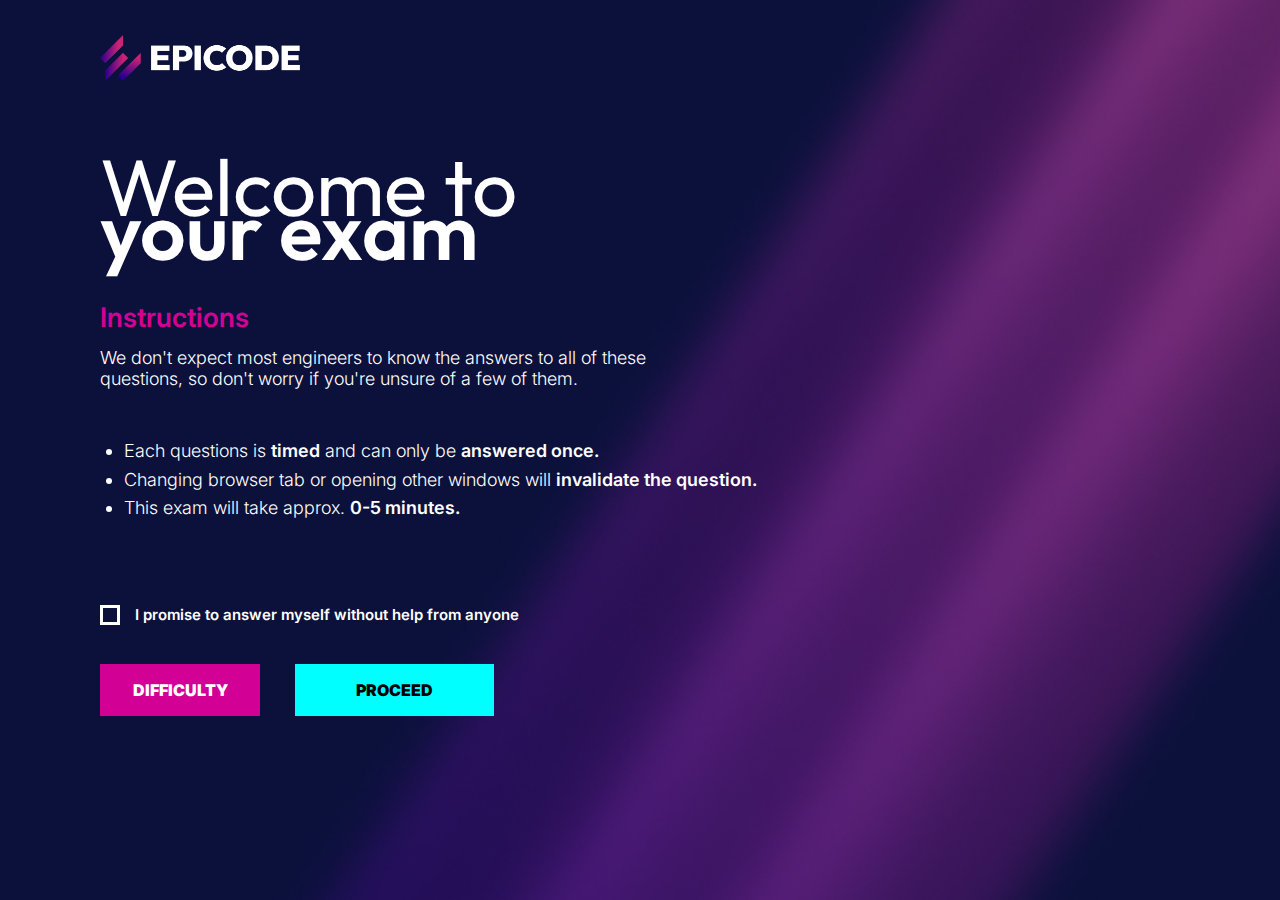
<file: index.html>
<!DOCTYPE html>
<html lang="en">
  <head>
    <meta charset="UTF-8" />
    <meta name="viewport" content="width=device-width, initial-scale=1.0" />

    <title>Document</title>
    <link rel="stylesheet" href="./assets/style.css" />
    <link rel="stylesheet" href="./assets/welcomePage.css" />
    <link
      rel="stylesheet"
      href="https://cdnjs.cloudflare.com/ajax/libs/font-awesome/6.0.0/css/all.min.css"
      integrity="sha512-9usAa10IRO0HhonpyAIVpjrylPvoDwiPUiKdWk5t3PyolY1cOd4DSE0Ga+ri4AuTroPR5aQvXU9xC6qOPnzFeg=="
      crossorigin="anonymous"
      referrerpolicy="no-referrer"
    />
  </head>
  <body>
    <div>
      <img src="./assets/epicode_logo.png" alt="logo Epicode" />
    </div>
    <main>
      <div id="h1-WelcomeTitleConteiner">
        <h1>Welcome to <br /><span class="bold">your exam</span></h1>
      </div>
      <div>
        <h2 class="light-violet bold">Instructions</h2>
        <p>
          We don't expect most engineers to know the answers to all of these <br />
          questions, so don't worry if you're unsure of a few of them.
        </p>
      </div>
      <div>
        <ul class="instruction-list">
          <li>Each questions is <span class="bold">timed</span> and can only be <span class="bold">answered once.</span></li>
          <li>Changing browser tab or opening other windows will <span class="bold">invalidate the question.</span></li>
          <li>This exam will take approx. <span class="bold">0-5 minutes.</span></li>
        </ul>
      </div>
      <div class="checkBox-btn-conteiner">
        <label class="container bold"
          >I promise to answer myself without help from anyone
          <input type="checkbox" id="checkboxId" />
          <span class="checkmark"></span>
        </label>
        <div id="buttons">
          <button id="difficultyBtn" class="violet-bg welcome-btn bold">Difficulty</button>
          <button id="proceedBtn" class="light-blue welcome-btn bold">proceed</button>
        </div>
      </div>
      <div class="pupup-container">
        <div id="popup-style">
          <div id="icon-container">
            <i class="fas fa-times"></i>
          </div>
          <div>
            <p class="subtitle">Pick a difficulty level for the questions:</p>
          </div>
          <button id="beginner" class="violet-bg welcome-btn illuminated-violet">Beginner</button>
          <button id="intermediate" class="violet-bg welcome-btn">Intermediate</button>
          <button id="advanced" class="violet-bg welcome-btn">Advanced</button>
          <div id="confirm-container">
            <button id="confirm" class="light-blue welcome-btn bold">Confirm</button>
          </div>
        </div>
      </div>
    </main>
    <script src="./JavaScript/js-welcome-page.js"></script>
  </body>
</html>
</file>
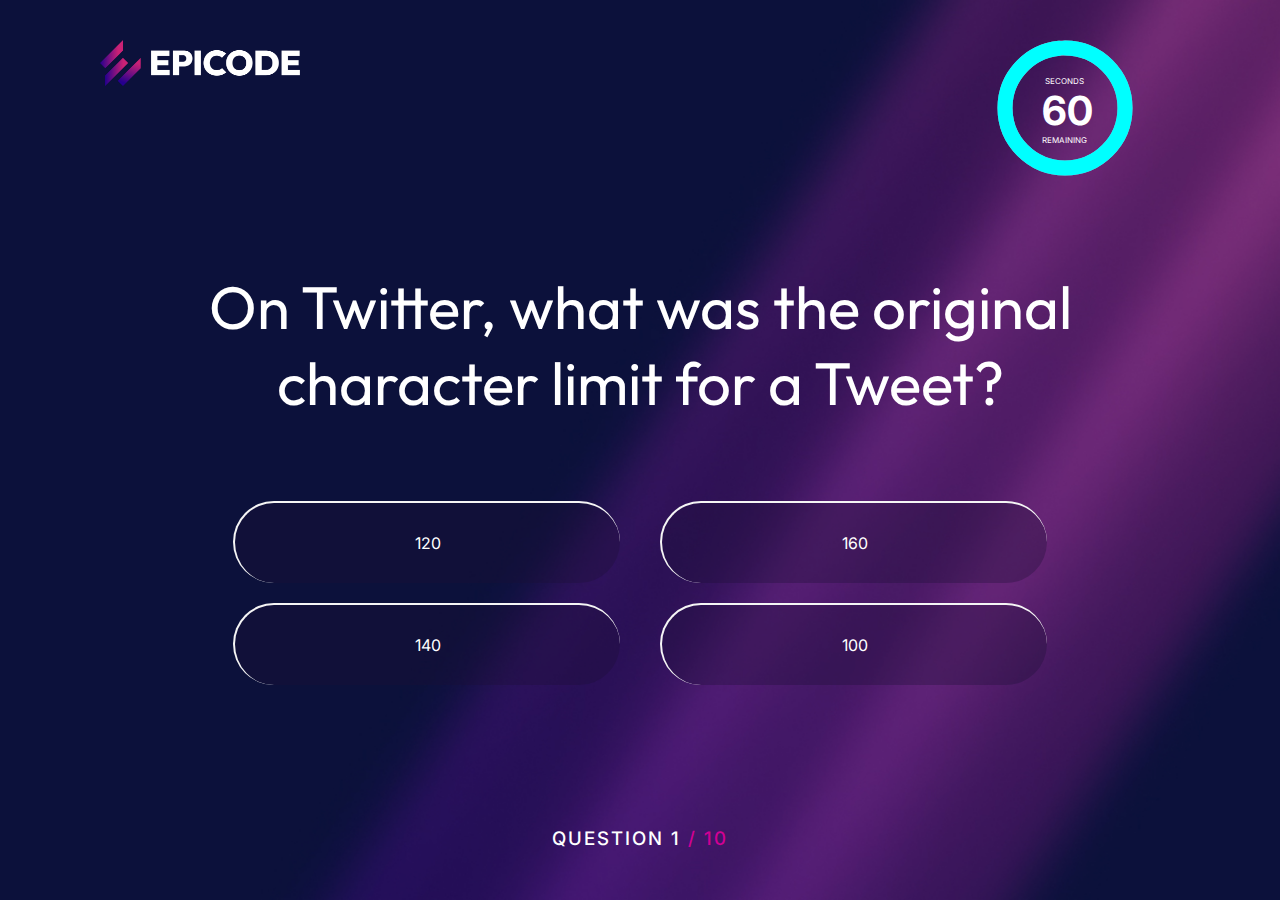
<file: benchmark.html>
<!DOCTYPE html>
<html lang="en">
    <head>
        <meta charset="UTF-8" />
        <meta name="viewport" content="width=device-width, initial-scale=1.0" />
        <title>Document</title>
        <link rel="stylesheet" href="./assets/style.css" />
        <link rel="stylesheet" href="./assets/benchmark.css" />
    </head>
    <body>
        <header>
            <div>
                <img src="./assets/epicode_logo.png" alt="logo Epicode" />
            </div>
            <div class="timer">
                <div class="svg-container">
                    <svg class="circle-svg" width="200" height="200">
                        <circle class="bg-circle" cx="70" cy="70" r="60"></circle>
                        <circle class="progress-circle" cx="70" cy="70" r="60"></circle>
                    </svg>
                    <div class="time">
                        <p>SECONDS</p>
                        <span id="seconds">0</span>
                        <p>REMAINING</p>
                    </div>
                </div>
            </div>
        </header>
        <main>
            <div>
                <h1 id="question"><br /><span></span></h1>
            </div>
            <section>
                <div></div>
            </section>
        </main>
        <div class="footerContainer">
            <h3 id="footer"></h3>
        </div>
        <script src="./JavaScript/benchmark.js"></script>
    </body>
</html>
</file>
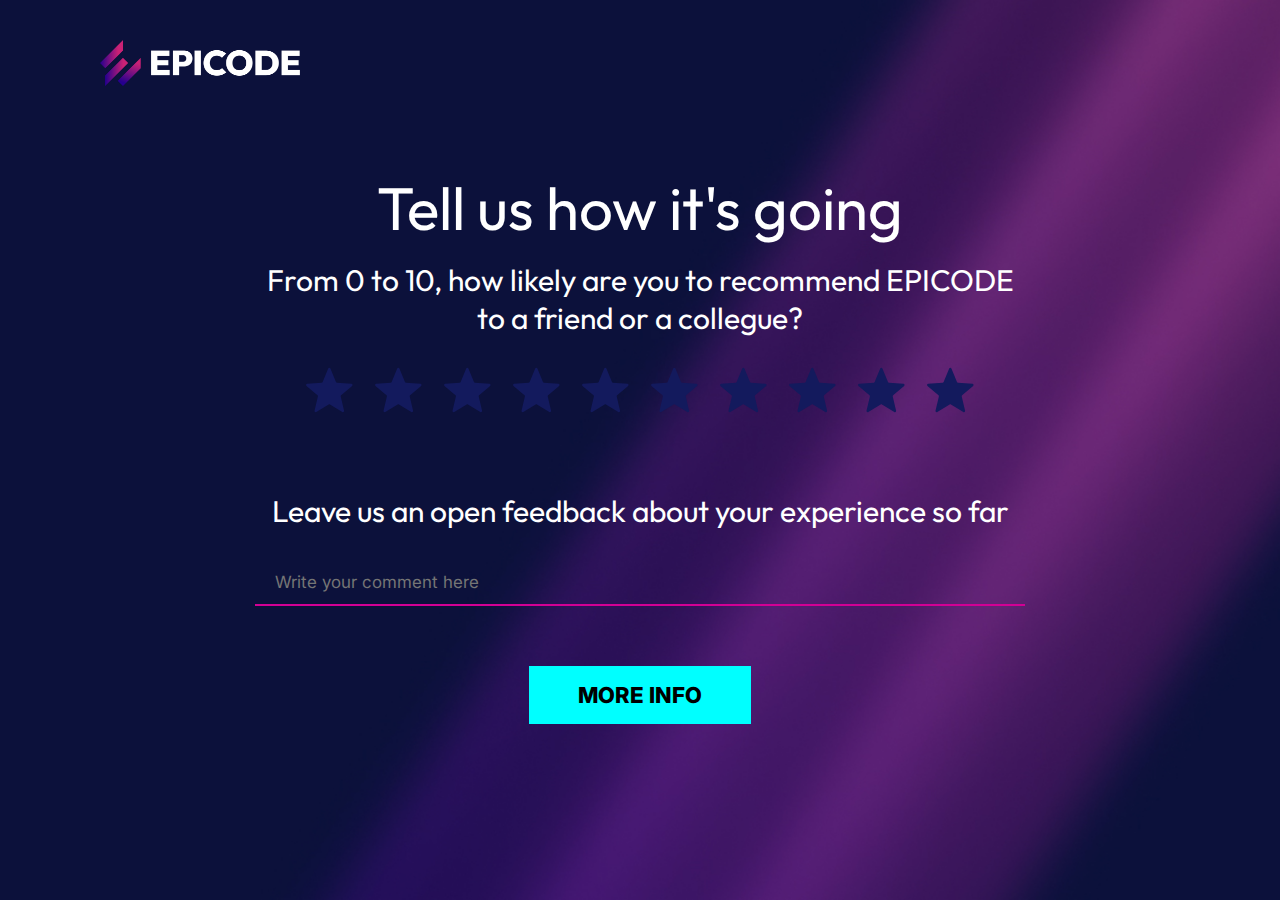
<file: feedback.html>
<!DOCTYPE html>
<html lang="en">
  <head>
    <meta charset="UTF-8" />
    <meta name="viewport" content="width=device-width, initial-scale=1.0" />
    <title>Document</title>
    <link rel="stylesheet" href="./assets/style.css" />
    <link rel="stylesheet" href="./assets/feedback.css" />
  </head>
  <body>
    <div>
      <img src="./assets/epicode_logo.png" alt="logo Epicode" />
    </div>
    <main>
      <h1>Tell us how it's going</h1>
      <div>
        <p>From 0 to 10, how likely are you to recommend EPICODE to a friend or a collegue?</p>
      </div>
      <div>
        <svg class="star" width="47" height="46" viewBox="0 0 47 46" fill="none" xmlns="http://www.w3.org/2000/svg">
          <path
            d="M22.2044 1.55551C22.6143 0.569963 24.0104 0.569964 24.4203 1.55552L29.9874 14.9402C30.1602 15.3557 30.5509 15.6396 30.9994 15.6756L45.4494 16.834C46.5134 16.9193 46.9448 18.2471 46.1341 18.9415L35.1248 28.3722C34.7831 28.6649 34.6338 29.1242 34.7382 29.5619L38.1018 43.6626C38.3494 44.7009 37.2199 45.5215 36.309 44.9651L23.9379 37.4089C23.5538 37.1743 23.0709 37.1743 22.6868 37.4089L10.3157 44.9651C9.40478 45.5215 8.27528 44.7009 8.52295 43.6626L11.8865 29.5619C11.9909 29.1242 11.8416 28.6649 11.4999 28.3722L0.490575 18.9415C-0.320069 18.2471 0.111362 16.9193 1.17535 16.834L15.6253 15.6756C16.0738 15.6396 16.4645 15.3557 16.6374 14.9402L22.2044 1.55551Z"
          />
        </svg>
        <svg class="star" width="47" height="46" viewBox="0 0 47 46" fill="none" xmlns="http://www.w3.org/2000/svg">
          <path
            d="M22.2044 1.55551C22.6143 0.569963 24.0104 0.569964 24.4203 1.55552L29.9874 14.9402C30.1602 15.3557 30.5509 15.6396 30.9994 15.6756L45.4494 16.834C46.5134 16.9193 46.9448 18.2471 46.1341 18.9415L35.1248 28.3722C34.7831 28.6649 34.6338 29.1242 34.7382 29.5619L38.1018 43.6626C38.3494 44.7009 37.2199 45.5215 36.309 44.9651L23.9379 37.4089C23.5538 37.1743 23.0709 37.1743 22.6868 37.4089L10.3157 44.9651C9.40478 45.5215 8.27528 44.7009 8.52295 43.6626L11.8865 29.5619C11.9909 29.1242 11.8416 28.6649 11.4999 28.3722L0.490575 18.9415C-0.320069 18.2471 0.111362 16.9193 1.17535 16.834L15.6253 15.6756C16.0738 15.6396 16.4645 15.3557 16.6374 14.9402L22.2044 1.55551Z"
          />
        </svg>
        <svg class="star" width="47" height="46" viewBox="0 0 47 46" fill="none" xmlns="http://www.w3.org/2000/svg">
          <path
            d="M22.2044 1.55551C22.6143 0.569963 24.0104 0.569964 24.4203 1.55552L29.9874 14.9402C30.1602 15.3557 30.5509 15.6396 30.9994 15.6756L45.4494 16.834C46.5134 16.9193 46.9448 18.2471 46.1341 18.9415L35.1248 28.3722C34.7831 28.6649 34.6338 29.1242 34.7382 29.5619L38.1018 43.6626C38.3494 44.7009 37.2199 45.5215 36.309 44.9651L23.9379 37.4089C23.5538 37.1743 23.0709 37.1743 22.6868 37.4089L10.3157 44.9651C9.40478 45.5215 8.27528 44.7009 8.52295 43.6626L11.8865 29.5619C11.9909 29.1242 11.8416 28.6649 11.4999 28.3722L0.490575 18.9415C-0.320069 18.2471 0.111362 16.9193 1.17535 16.834L15.6253 15.6756C16.0738 15.6396 16.4645 15.3557 16.6374 14.9402L22.2044 1.55551Z"
          />
        </svg>
        <svg class="star" width="47" height="46" viewBox="0 0 47 46" fill="none" xmlns="http://www.w3.org/2000/svg">
          <path
            d="M22.2044 1.55551C22.6143 0.569963 24.0104 0.569964 24.4203 1.55552L29.9874 14.9402C30.1602 15.3557 30.5509 15.6396 30.9994 15.6756L45.4494 16.834C46.5134 16.9193 46.9448 18.2471 46.1341 18.9415L35.1248 28.3722C34.7831 28.6649 34.6338 29.1242 34.7382 29.5619L38.1018 43.6626C38.3494 44.7009 37.2199 45.5215 36.309 44.9651L23.9379 37.4089C23.5538 37.1743 23.0709 37.1743 22.6868 37.4089L10.3157 44.9651C9.40478 45.5215 8.27528 44.7009 8.52295 43.6626L11.8865 29.5619C11.9909 29.1242 11.8416 28.6649 11.4999 28.3722L0.490575 18.9415C-0.320069 18.2471 0.111362 16.9193 1.17535 16.834L15.6253 15.6756C16.0738 15.6396 16.4645 15.3557 16.6374 14.9402L22.2044 1.55551Z"
          />
        </svg>
        <svg class="star" width="47" height="46" viewBox="0 0 47 46" fill="none" xmlns="http://www.w3.org/2000/svg">
          <path
            d="M22.2044 1.55551C22.6143 0.569963 24.0104 0.569964 24.4203 1.55552L29.9874 14.9402C30.1602 15.3557 30.5509 15.6396 30.9994 15.6756L45.4494 16.834C46.5134 16.9193 46.9448 18.2471 46.1341 18.9415L35.1248 28.3722C34.7831 28.6649 34.6338 29.1242 34.7382 29.5619L38.1018 43.6626C38.3494 44.7009 37.2199 45.5215 36.309 44.9651L23.9379 37.4089C23.5538 37.1743 23.0709 37.1743 22.6868 37.4089L10.3157 44.9651C9.40478 45.5215 8.27528 44.7009 8.52295 43.6626L11.8865 29.5619C11.9909 29.1242 11.8416 28.6649 11.4999 28.3722L0.490575 18.9415C-0.320069 18.2471 0.111362 16.9193 1.17535 16.834L15.6253 15.6756C16.0738 15.6396 16.4645 15.3557 16.6374 14.9402L22.2044 1.55551Z"
          />
        </svg>
        <svg class="star" width="47" height="46" viewBox="0 0 47 46" fill="none" xmlns="http://www.w3.org/2000/svg">
          <path
            d="M22.2044 1.55551C22.6143 0.569963 24.0104 0.569964 24.4203 1.55552L29.9874 14.9402C30.1602 15.3557 30.5509 15.6396 30.9994 15.6756L45.4494 16.834C46.5134 16.9193 46.9448 18.2471 46.1341 18.9415L35.1248 28.3722C34.7831 28.6649 34.6338 29.1242 34.7382 29.5619L38.1018 43.6626C38.3494 44.7009 37.2199 45.5215 36.309 44.9651L23.9379 37.4089C23.5538 37.1743 23.0709 37.1743 22.6868 37.4089L10.3157 44.9651C9.40478 45.5215 8.27528 44.7009 8.52295 43.6626L11.8865 29.5619C11.9909 29.1242 11.8416 28.6649 11.4999 28.3722L0.490575 18.9415C-0.320069 18.2471 0.111362 16.9193 1.17535 16.834L15.6253 15.6756C16.0738 15.6396 16.4645 15.3557 16.6374 14.9402L22.2044 1.55551Z"
          />
        </svg>
        <svg class="star" width="47" height="46" viewBox="0 0 47 46" fill="none" xmlns="http://www.w3.org/2000/svg">
          <path
            d="M22.2044 1.55551C22.6143 0.569963 24.0104 0.569964 24.4203 1.55552L29.9874 14.9402C30.1602 15.3557 30.5509 15.6396 30.9994 15.6756L45.4494 16.834C46.5134 16.9193 46.9448 18.2471 46.1341 18.9415L35.1248 28.3722C34.7831 28.6649 34.6338 29.1242 34.7382 29.5619L38.1018 43.6626C38.3494 44.7009 37.2199 45.5215 36.309 44.9651L23.9379 37.4089C23.5538 37.1743 23.0709 37.1743 22.6868 37.4089L10.3157 44.9651C9.40478 45.5215 8.27528 44.7009 8.52295 43.6626L11.8865 29.5619C11.9909 29.1242 11.8416 28.6649 11.4999 28.3722L0.490575 18.9415C-0.320069 18.2471 0.111362 16.9193 1.17535 16.834L15.6253 15.6756C16.0738 15.6396 16.4645 15.3557 16.6374 14.9402L22.2044 1.55551Z"
          />
        </svg>
        <svg class="star" width="47" height="46" viewBox="0 0 47 46" fill="none" xmlns="http://www.w3.org/2000/svg">
          <path
            d="M22.2044 1.55551C22.6143 0.569963 24.0104 0.569964 24.4203 1.55552L29.9874 14.9402C30.1602 15.3557 30.5509 15.6396 30.9994 15.6756L45.4494 16.834C46.5134 16.9193 46.9448 18.2471 46.1341 18.9415L35.1248 28.3722C34.7831 28.6649 34.6338 29.1242 34.7382 29.5619L38.1018 43.6626C38.3494 44.7009 37.2199 45.5215 36.309 44.9651L23.9379 37.4089C23.5538 37.1743 23.0709 37.1743 22.6868 37.4089L10.3157 44.9651C9.40478 45.5215 8.27528 44.7009 8.52295 43.6626L11.8865 29.5619C11.9909 29.1242 11.8416 28.6649 11.4999 28.3722L0.490575 18.9415C-0.320069 18.2471 0.111362 16.9193 1.17535 16.834L15.6253 15.6756C16.0738 15.6396 16.4645 15.3557 16.6374 14.9402L22.2044 1.55551Z"
          />
        </svg>
        <svg class="star" width="47" height="46" viewBox="0 0 47 46" fill="none" xmlns="http://www.w3.org/2000/svg">
          <path
            d="M22.2044 1.55551C22.6143 0.569963 24.0104 0.569964 24.4203 1.55552L29.9874 14.9402C30.1602 15.3557 30.5509 15.6396 30.9994 15.6756L45.4494 16.834C46.5134 16.9193 46.9448 18.2471 46.1341 18.9415L35.1248 28.3722C34.7831 28.6649 34.6338 29.1242 34.7382 29.5619L38.1018 43.6626C38.3494 44.7009 37.2199 45.5215 36.309 44.9651L23.9379 37.4089C23.5538 37.1743 23.0709 37.1743 22.6868 37.4089L10.3157 44.9651C9.40478 45.5215 8.27528 44.7009 8.52295 43.6626L11.8865 29.5619C11.9909 29.1242 11.8416 28.6649 11.4999 28.3722L0.490575 18.9415C-0.320069 18.2471 0.111362 16.9193 1.17535 16.834L15.6253 15.6756C16.0738 15.6396 16.4645 15.3557 16.6374 14.9402L22.2044 1.55551Z"
          />
        </svg>
        <svg class="star" width="47" height="46" viewBox="0 0 47 46" fill="none" xmlns="http://www.w3.org/2000/svg">
          <path
            d="M22.2044 1.55551C22.6143 0.569963 24.0104 0.569964 24.4203 1.55552L29.9874 14.9402C30.1602 15.3557 30.5509 15.6396 30.9994 15.6756L45.4494 16.834C46.5134 16.9193 46.9448 18.2471 46.1341 18.9415L35.1248 28.3722C34.7831 28.6649 34.6338 29.1242 34.7382 29.5619L38.1018 43.6626C38.3494 44.7009 37.2199 45.5215 36.309 44.9651L23.9379 37.4089C23.5538 37.1743 23.0709 37.1743 22.6868 37.4089L10.3157 44.9651C9.40478 45.5215 8.27528 44.7009 8.52295 43.6626L11.8865 29.5619C11.9909 29.1242 11.8416 28.6649 11.4999 28.3722L0.490575 18.9415C-0.320069 18.2471 0.111362 16.9193 1.17535 16.834L15.6253 15.6756C16.0738 15.6396 16.4645 15.3557 16.6374 14.9402L22.2044 1.55551Z"
          />
        </svg>
      </div>
      <p class="leave_feedback">Leave us an open feedback about your experience so far</p>
      <div>
        <form>
        <div>
          <input type="text" placeholder="Write your comment here" id="comment" required/>
        </div>
        <button type="button" id="info">more info</button>
      </div>
    </form>
    </main>
    <script src="./JavaScript/feedback.js"></script>
  </body>
</html>
</file>
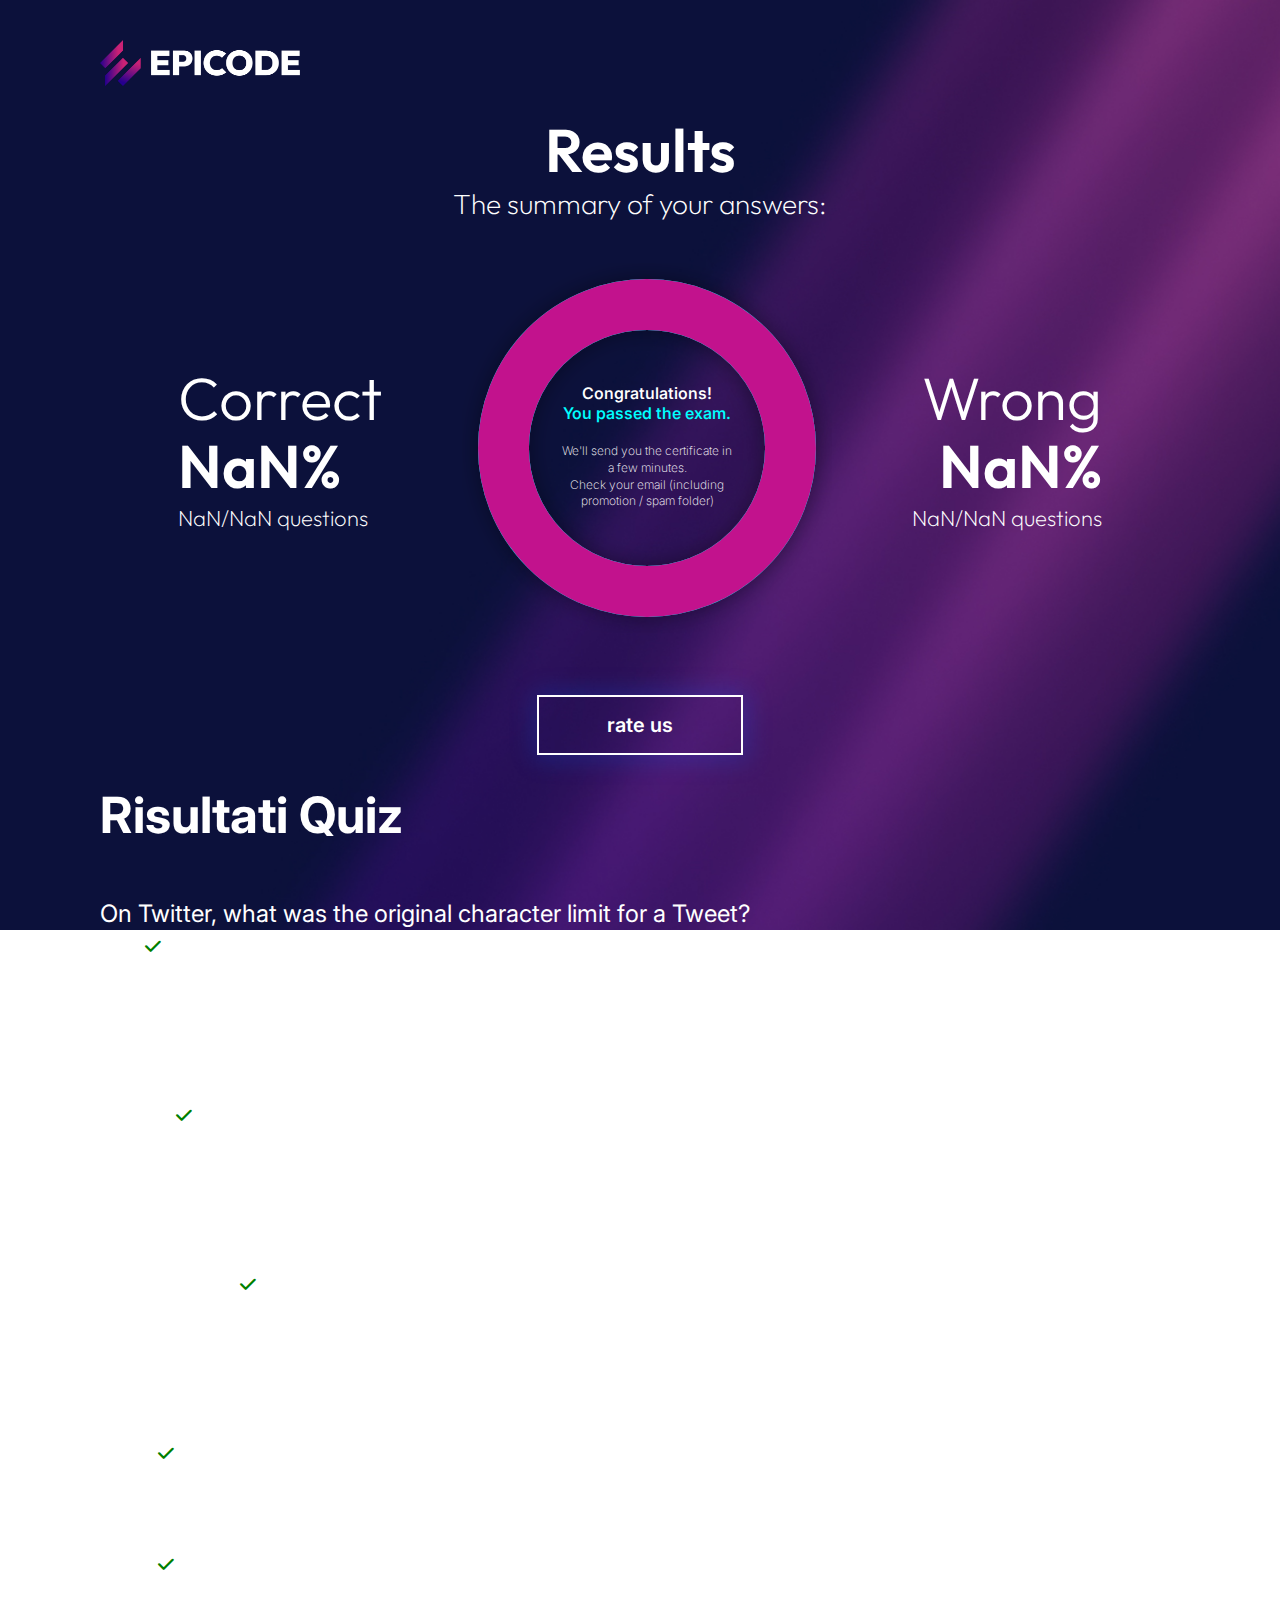
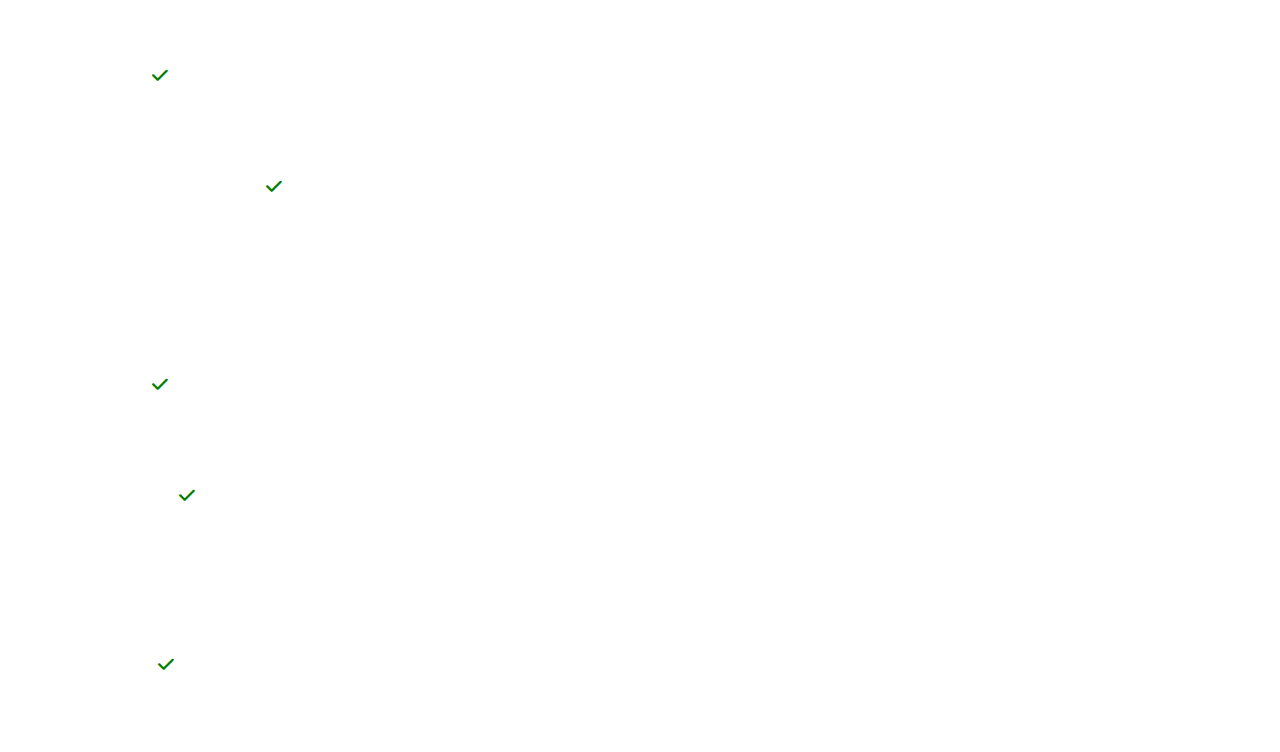
<file: resultPage.html>
<!DOCTYPE html>
<html lang="it">
  <head>
    <meta charset="UTF-8" />
    <meta name="viewport" content="width=device-width, initial-scale=1.0" />
    <title>ResultPage</title>
    <link rel="stylesheet" href="./assets/style.css" />
    <link rel="stylesheet" href="./assets/style_resultPage.css" />
    <link
      rel="stylesheet"
      href="https://cdnjs.cloudflare.com/ajax/libs/font-awesome/6.0.0/css/all.min.css"
      integrity="sha512-9usAa10IRO0HhonpyAIVpjrylPvoDwiPUiKdWk5t3PyolY1cOd4DSE0Ga+ri4AuTroPR5aQvXU9xC6qOPnzFeg=="
      crossorigin="anonymous"
      referrerpolicy="no-referrer"
    />
  </head>
  <body>
    <div>
      <img src="./assets/epicode_logo.png" alt="logo Epicode" />
    </div>
    <main>
      <h1 class="h1_results">Results</h1>
      <h3 class="h3_results">The summary of your answers:</h3>
      <div class="container_results">
        <div class="correct">
          <p class="WrongCorrect">Correct</p>
          <p class="perc"></p>
          <p class="questions">questions</p>
        </div>
        <div class="results">
          <div class="text">
            <h5 id="congratsSorry">Congratulations!</h5>
            <h5 class="test_cyan" id="pass">You passed the exam.</h5>
            <p>We'll send you the certificate in a few minutes. <br />Check your email (including promotion / spam folder)</p>
          </div>
          <svg width="370" height="370" viewBox="5 5 40 40" style="position: relative">
            <!-- <svg>: Questo è l'elemento contenitore per le grafiche SVG.
                        width="370" e height="370": Imposta la larghezza e l'altezza dell'area di visualizzazione dell'SVG.
                        viewBox="5 5 40 40": Definisce l'area dell'SVG che deve essere visualizzata. 
                        Il viewBox è definito con quattro valori: min-x, min-y, width, e height.
                        Qui, viewBox indica che l'area visibile va da (5, 5) e ha una larghezza e altezza di 40 unità. -->

            <defs>
              <filter id="shadow" x="-20%" y="-20%" width="200%" height="200%">
                <feDropShadow dx="0" dy="0" stdDeviation="1.2" flood-color="black" flood-opacity="0.4" />
              </filter>
            </defs>

            <circle cx="25" cy="25" r="15.515" fill="none" stroke="#00FFFF" stroke-width="5.5" filter="url(#shadow)" />
            <!-- <circle>: Questo elemento disegna un cerchio.
                        cx="25" e cy="25": Definiscono il centro del cerchio, rispettivamente lungo l'asse x e l'asse y.
                        r="15.515": Specifica il raggio del cerchio.
                        fill="none": Indica che il cerchio non ha riempimento; è trasparente all'interno.
                        stroke="#C2128D": Imposta il colore del contorno del cerchio. 
                        stroke-width="5.5": Definisce lo spessore del contorno del cerchio.
                        stroke-dasharray="66.7, 33.3": Definisce le percentuali
                        stroke-dashoffset="26.5": Sposta il punto di inizio del segmento di cerchio rosa lungo il contorno. 
                         -->
            <circle id="dash" cx="25" cy="25" r="15.515" fill="none" stroke="#C2128D" stroke-width="5.5" stroke-dasharray="" stroke-dashoffset="26.5" />
          </svg>
        </div>
        <div class="wrong">
          <p class="WrongCorrect">Wrong</p>
          <p class="perc"></p>
          <p class="questions">questions</p>
        </div>
      </div>
      <div class="button_conteiner">
        <button class="button_style">rate us</button>
      </div>

      <div>
        <div>
          <h2>Risultati Quiz</h2>
        </div>
        <div id="answers-feedback"></div>
      </div>
    </main>
    <script src="./JavaScript/script_resultPage.js"></script>
  </body>
</html>
</file>
<file: assets/style.css>
@import url("https://fonts.googleapis.com/css2?family=Outfit:wght@100..900&display=swap");
@import url("https://fonts.googleapis.com/css2?family=Inter:ital,opsz,wght@0,14..32,100..900;1,14..32,100..900&family=Outfit:wght@100..900&display=swap");
* {
  margin: 0;
  padding: 0;
  box-sizing: border-box;
}

body {
  background-image: url(./bg.jpg);
  background-repeat: no-repeat;
  background-size: cover;
  background-position: center;
  background-attachment: fixed;
  padding: 40px 100px;
  color: white;
  font-family: "Inter", sans-serif;
  font-size: 16px;
}

h1 {
  font-family: "Outfit", sans-serif;
  font-size: 60px;
  font-weight: 400;
}

body div img {
  width: 200px;
}

.violet {
  color: #900080;
}

.light-violet {
  color: #d20094;
}

.light-blue {
  background-color: #00ffff;
}

button {
  font-family: inherit;
  border: 1px solid transparent;
}
</file>
<file: assets/welcomePage.css>
h1 span {
  font-weight: 700;
}
#h1-WelcomeTitle {
  margin-top: 5rem;
}

body {
  font-size: 18px;
  padding: 35px 100px;
  font-weight: 300;
}
h1 {
  font-size: 80px;
}

#h1-WelcomeTitleConteiner {
  margin-top: 5rem;
  margin-bottom: 3rem;
}

.bold {
  font-weight: 600;
}

div h1 {
  line-height: 44px;
}
div h2 {
  margin-bottom: 0.8rem;
}
div p {
  margin-bottom: 3rem;
}

.instruction-list {
  margin-left: 1.5rem;
  margin-bottom: 2rem;
  line-height: 1.8rem;
}

.container {
  position: relative;
  padding-left: 35px;
  margin-bottom: 12px;
  cursor: pointer;
  -webkit-user-select: none;
  user-select: none;
  font-size: 15px;
}

.container input {
  position: absolute;
  opacity: 0;
  cursor: pointer;
  height: 0;
  width: 0;
}

.checkmark {
  position: absolute;
  top: 0;
  left: 0;
  height: 20px;
  width: 20px;
  background-color: transparent;
  border: solid;
}

.container:hover input ~ .checkmark {
  background-color: #00ffff;
}

.container input:checked ~ .checkmark {
  background-color: transparent;
}

.checkmark:after {
  content: " ";
  position: absolute;
  display: none;
}

.container input:checked ~ .checkmark:after {
  display: block;
}

.container .checkmark:after {
  left: 5px;
  top: 0px;
  width: 4px;
  height: 10px;
  border: solid white;
  border-width: 0 3px 3px 0;
  -webkit-transform: rotate(45deg);
  -ms-transform: rotate(45deg);
  transform: rotate(45deg);
}
.checkBox-btn-conteiner {
  margin-top: 5rem;
}
.welcome-btn {
  margin-left: 30px;
  cursor: pointer;
  padding-inline: 60px;
  padding-block: 15px;
  font-size: 16px;
  font-weight: 900;
  text-transform: uppercase;
}

.illuminated {
  transform: scale(1.05);
  box-shadow: 0 0 10px rgba(0, 255, 255, 0.8), 0 0 20px rgba(0, 255, 255, 0.6), 0 0 30px rgba(0, 255, 255, 0.4);
}

button:active {
  transform: scale(0.95);
  box-shadow: 0 0 15px rgba(0, 255, 255, 0.5), 0 0 30px rgba(0, 255, 255, 0.3), 0 0 45px rgba(0, 255, 255, 0.2);
}

.violet-bg {
  background-color: #d20094;
  padding-inline: 0px;
  margin-left: 0;
  color: white;
  width: 160px;
}

.illuminated-violet {
  background-color: #eb3eb7;
  box-shadow: 0 0 10px rgb(210, 0, 148, 0.8), 0 0 20px rgb(210, 0, 148, 0.6), 0 0 30px rgba(0, 255, 255, 0.4);
}

#buttons {
  margin-top: 40px;
}

#popup-style {
  background-color: hsla(0, 0%, 100%, 0.2);
  -webkit-backdrop-filter: blur(5px);
  backdrop-filter: blur(5px);
  width: 545px;
  margin: 0 auto;
  height: 280px;
  padding: 24px;
  transform: translate(0%, 60%);
  border-radius: 10px;
  text-align: center;
}

.pupup-container {
  width: 100vw;
  height: 100vh;
  background-color: rgba(0, 0, 0, 0.425);
  position: absolute;
  top: 0;
  left: 0;
  display: none;
}

.fa-times {
  color: #d20094;
}

#icon-container {
  text-align: right;
  margin-bottom: 20px;
}

#confirm-container {
  text-align: center;
  margin-top: 20px;
}

#confirm {
  margin-left: 0;
}

.subtitle {
  margin-bottom: 26px;
  font-weight: 600;
}
</file>
<file: assets/benchmark.css>
body {
  height: 100vh;
  position: relative;
}
main {
  text-align: center;
}

header > div:nth-child(1) {
  display: inline-block;
}

header > div + div {
  text-align: right;
}

main > div:nth-child(1) {
  padding-top: 80px;
  padding-bottom: 50px;
}

h1 span {
  font-weight: 700;
}

section {
  padding-top: 10px;
}

section > div {
  padding-inline: 20px;
  padding-block: 10px;
  width: 900px;
  margin: 0 auto;
}

button {
  margin-inline: 20px;
  margin-block: 10px;
  font-size: inherit;
  font-family: inherit;
  background-color: #1d0f3552;
  color: white;
  border-top: 2px outset whitesmoke;
  border-left: 2px outset whitesmoke;
  border-right: 0px transparent;
  border-bottom: 0px transparent;
  border-radius: 50px;
  box-shadow: inset 0px 0px 200px -150px;
  padding: 30px;
  width: 45%;
}

.buttonHover:hover {
  background-color: #d20094;
  cursor: pointer;
}

#footer {
  padding-top: 80px;
  letter-spacing: 2px;
  font-family: inherit;
  font-weight: 500;
}

.green {
  background-color: green;
}

.red {
  background-color: red;
}

.svg-container {
  position: relative;
  width: 100%;
  height: 13vh;
}

.timer {
  width: 100%;
  height: 11vh;
}

.circle-svg {
  position: absolute;
  bottom: 29px;
  right: -15px;
  transform: rotate(-90deg);
}

.bg-circle {
  fill: none;
  stroke: #b89ebe;
  stroke-width: 15;
}

.progress-circle {
  fill: none;
  stroke: #00ffff;
  stroke-width: 15;
  stroke-linecap: round;
  stroke-dasharray: 440;
  stroke-dashoffset: 440;
  transition: stroke-dashoffset 1s linear;
}

.time {
  position: absolute;
  top: 20px;
  right: 72px;
  transform: translate(-50%, -50%);
  color: white;
  text-align: center;
  font-size: 8px;
  width: 44px;
}

#seconds {
  font-size: 40px;
  font-weight: bold;
  font-family: inherit;
}
.footerContainer {
  text-align: center;
  position: absolute;
  bottom: 50px;
  left: 50%;
  transform: translateX(-50%);
}
</file>
<file: assets/feedback.css>
main {
  text-align: center;
  max-width: 770px;
  margin-inline: auto;
}

h1 {
  padding-top: 80px;
}

main p {
  padding-top: 15px;
  padding-bottom: 30px;
  font-size: 30px;
  font-family: "Outfit", sans-serif;
}

.leave_feedback {
  margin-top: 60px;
}

.star {
  width: 65px;
  cursor: pointer;
  fill: rgb(19 26 93);
}

.star.selected {
  fill: #00ffff;
}

input {
  width: 100%;
  padding: 12px 20px;
  box-sizing: border-box;
  border: none;
  border-bottom: 2px solid #d20094;
  margin-bottom: 60px;
  background: transparent;
  font-family: inherit;
  font-size: 16px;
  color: white;
}

input::placeholder {
  font-size: 17px;
}

#info {
  padding-block: 15px;
  padding-inline: 48px;
  text-transform: uppercase;
  border: 1px solid transparent;
  font-size: 22px;
  font-weight: 800;
  background-color: #00ffff;
}

#info:hover {
  box-shadow: 0px 0px 25px 1px #00ffff;
  cursor: pointer;
}

textarea:focus,
input:focus {
  outline: none;
  color: white;
}
</file>
<file: assets/style_resultPage.css>
.h1_results {
  text-align: center;
  font-weight: 600;
  margin-top: 24px;
  line-height: 1.2;
}
.h3_results {
  text-align: center;
  font-weight: 200;
  font-size: 28px;
  font-family: "Outfit", sans-serif;
}
.button_style {
  display: block;
  border: 2px solid white;
  background-color: transparent;
  color: white;
  font-size: 20px;
  font-weight: 600;
  padding-inline: 68px;
  padding-block: 16px;
  margin-top: 16px;
  -webkit-box-shadow: 1px 1px 24px 5px rgba(8, 96, 255, 0.2);
  box-shadow: 1px 1px 24px 5px rgba(8, 96, 255, 0.2);
}

.container_results {
  display: block;
  margin: 0 auto;
  margin-block: 42px;
  display: flex;
  justify-content: center;
  align-items: center;
  flex-wrap: wrap;
}

.correct {
  height: 50px;
  display: flex;
  flex-direction: column;
  justify-content: center;
}

.results {
  padding-inline: 80px;
  position: relative;
}

.wrong {
  height: 50px;
  text-align: right;
  display: flex;
  flex-direction: column;
  justify-content: center;
}

.perc {
  font-size: 60px;
  font-weight: 600;
  font-family: "Outfit", sans-serif;
}

.WrongCorrect {
  font-size: 60px;
  line-height: 1;
  font-weight: 300;
  font-family: "Outfit", sans-serif;
}

.questions {
  font-size: 22px;
  font-weight: 200;
  font-family: "Outfit", sans-serif;
}

.button_conteiner {
  display: flex;
  justify-content: center;
}

.text {
  position: absolute;
  height: 170px;
  width: 170px;
  text-align: center;
  left: 180px;
  top: 120px;
}

.text p {
  font-size: 12px;
  margin-top: 20px;
  font-weight: 200;
  line-height: 1.4em;
}

.text h5 {
  font-size: 16px;
  font-weight: 550;
}

.test_cyan {
  color: #00ffff;
}

.illuminated-violet {
  border: 1px solid #7a40c3;
  width: fit-content;
  box-shadow: 0 0 10px rgb(122, 64, 195);
  border-left: none;
  border-right: none;
  padding-right: 10px;
}

ul {
  list-style-type: none;
}

#answers-feedback > p {
  font-size: 24px;
  margin-top: 24px;
}

li {
  font-size: 18px;
  margin-block: 8px;
  padding-left: 10px;
}

h2 {
  padding-block: 30px;
  font-size: 50px;
}
</file>
